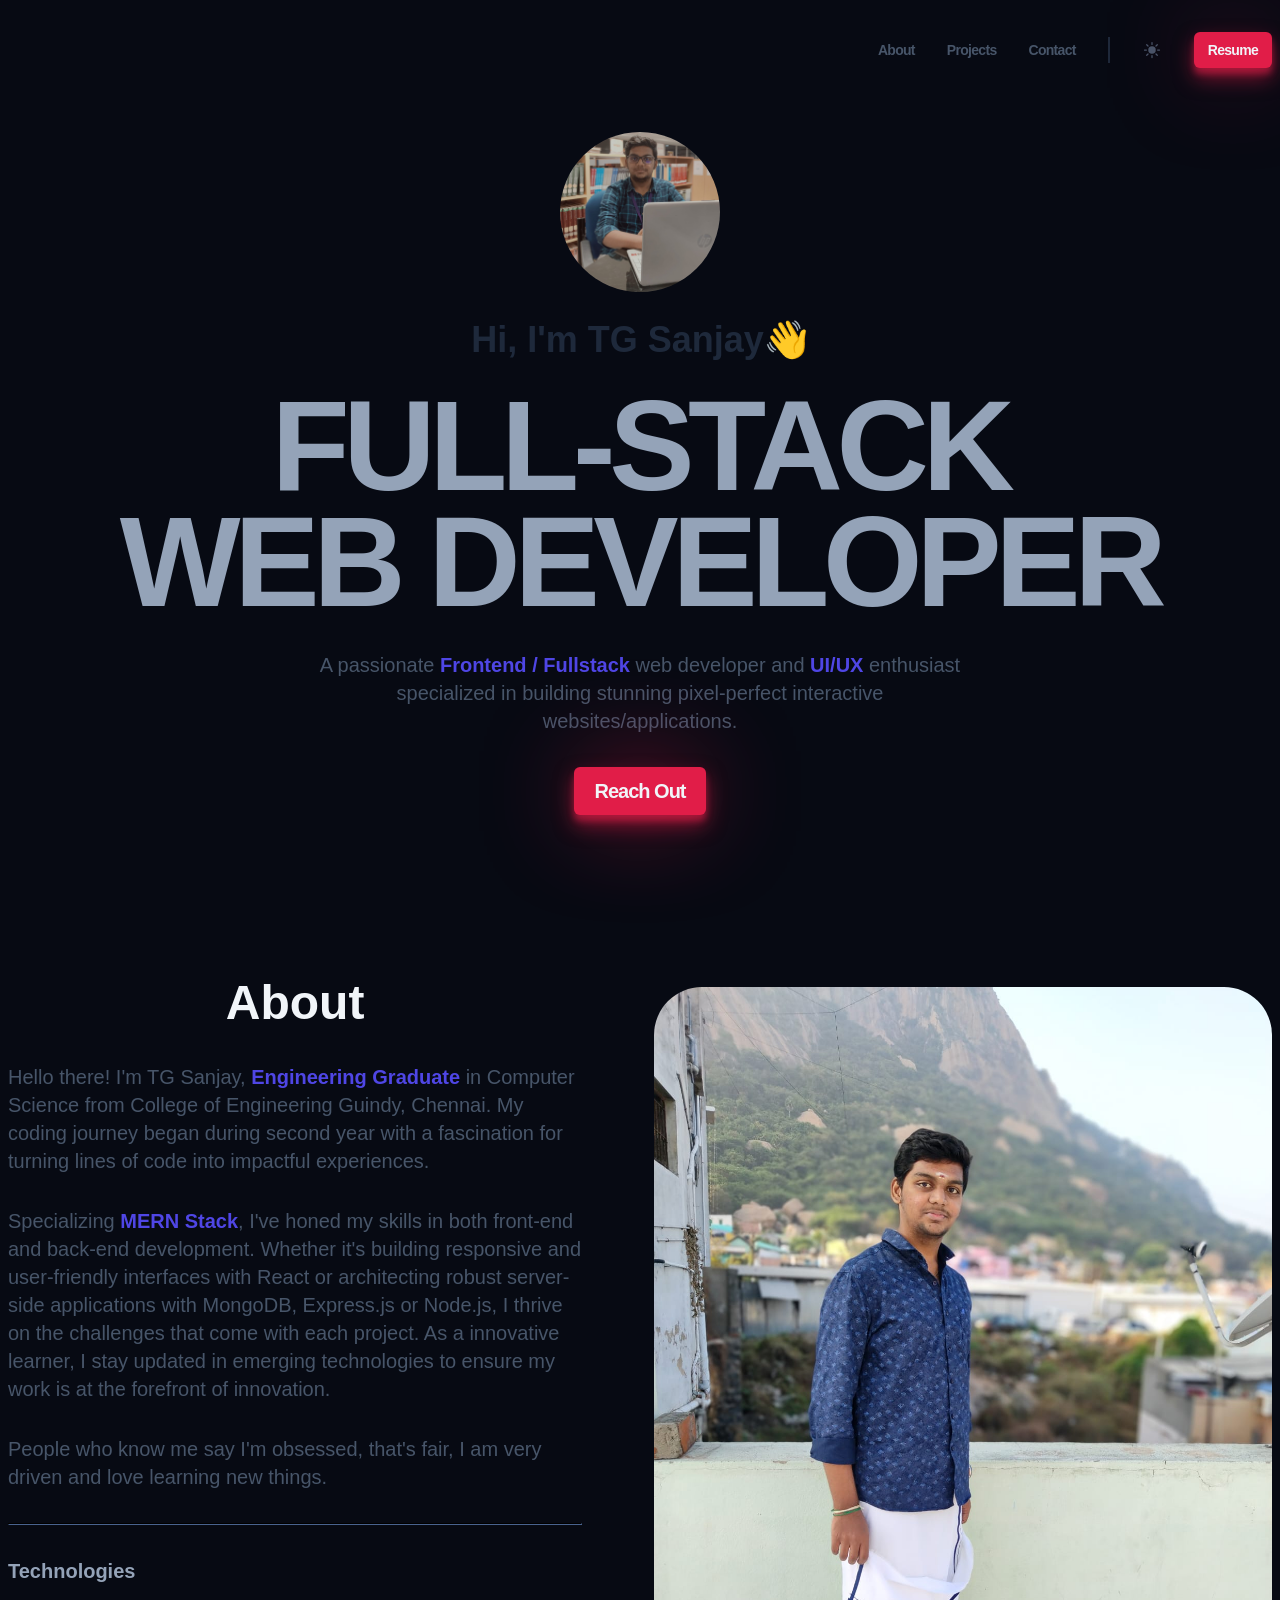
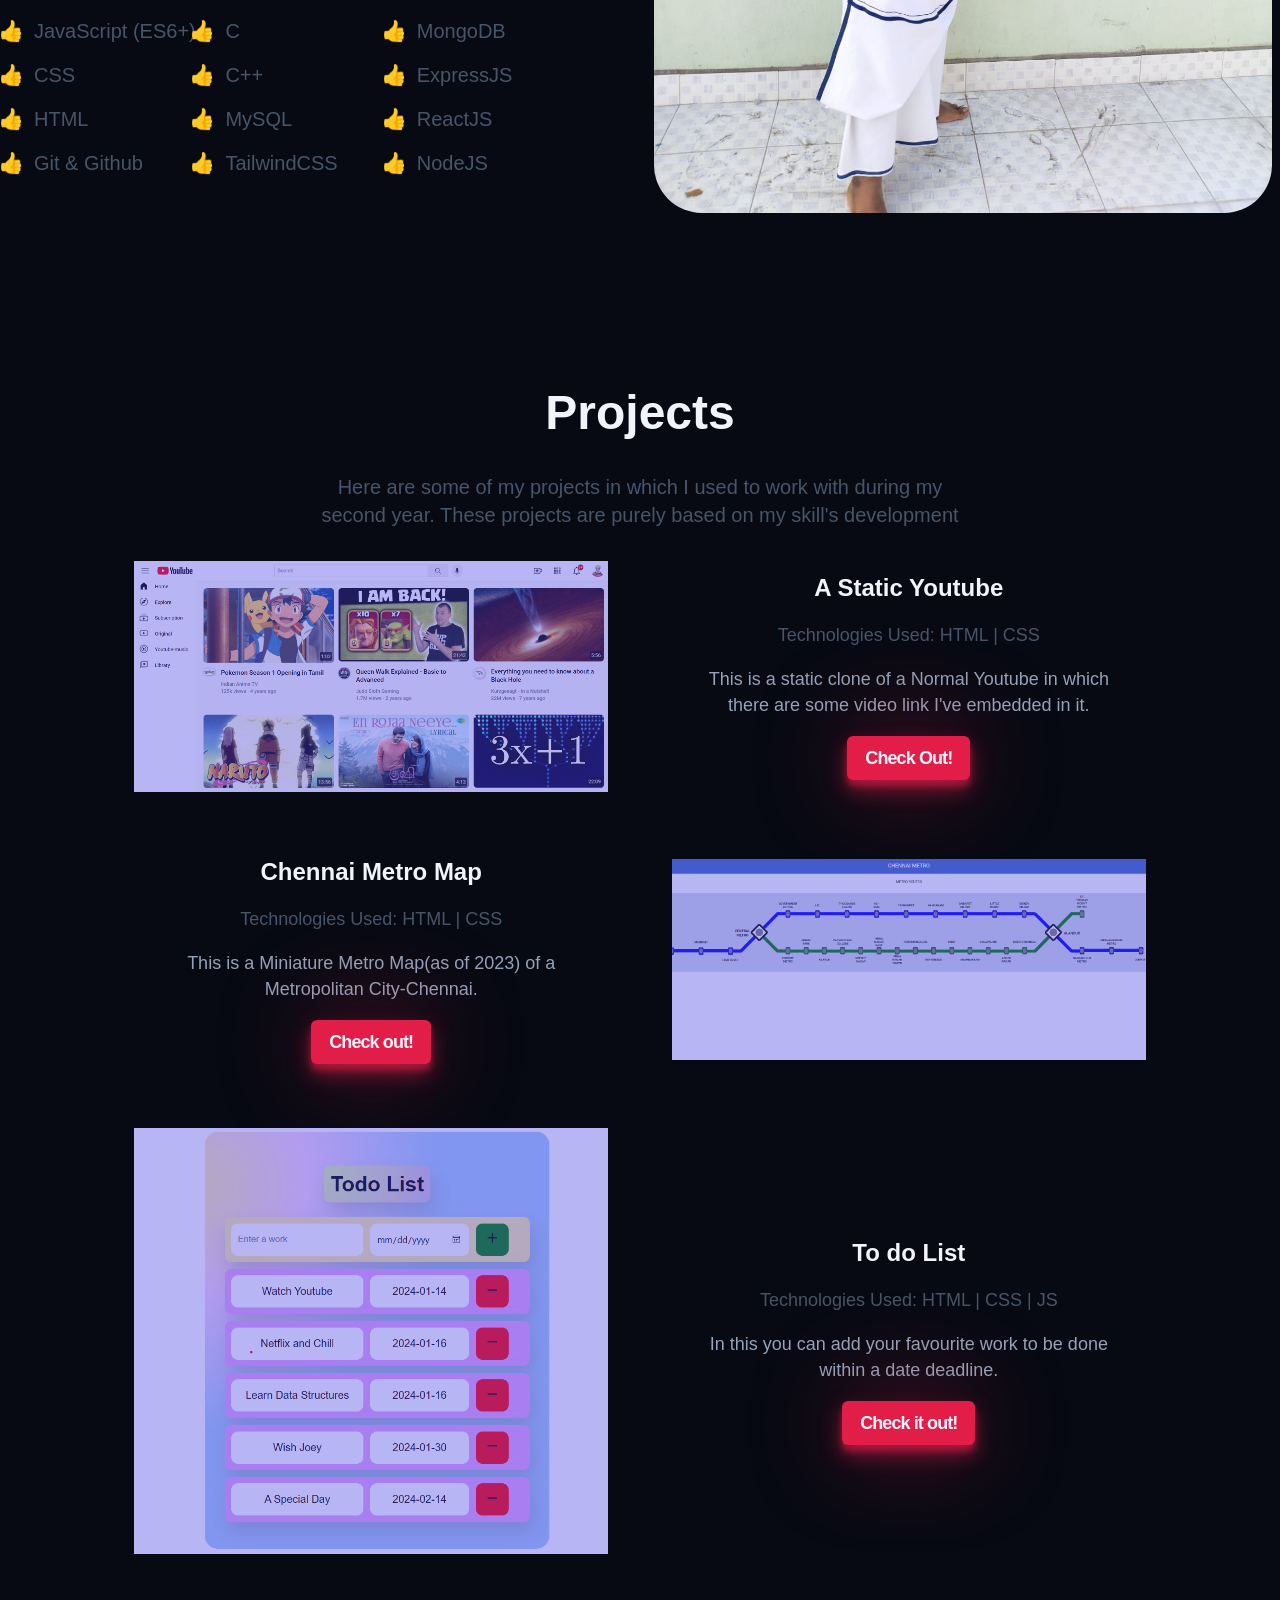
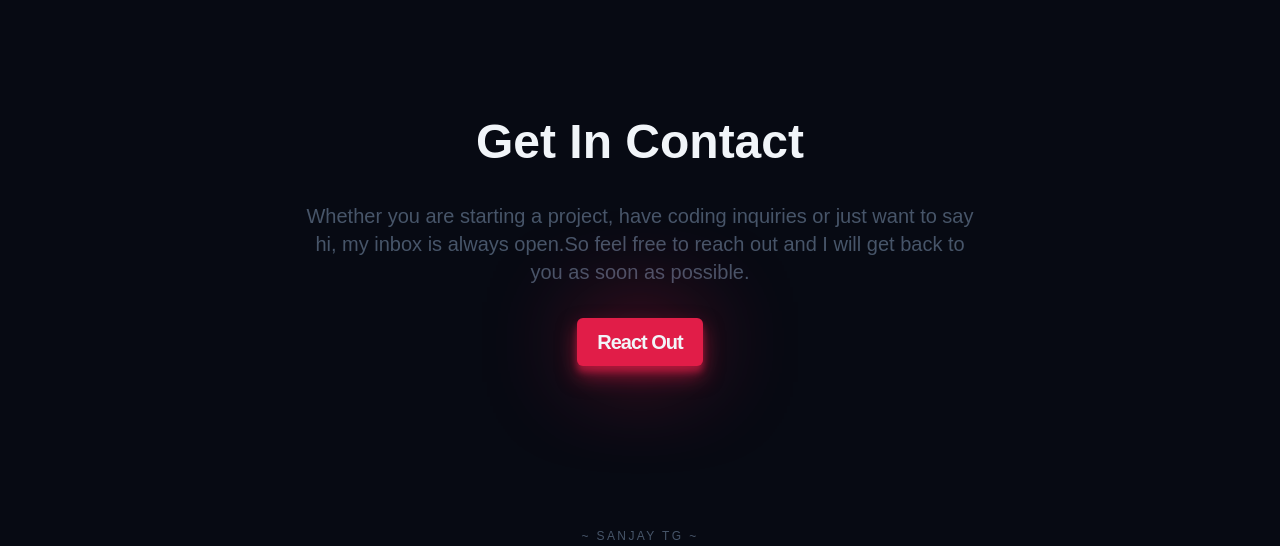
<file: index.html>
<!DOCTYPE html>
<html lang="en">
  <head>
    <meta charset="UTF-8" />
    <meta name="viewport" content="width=device-width, initial-scale=1.0" />
    <link
      href="https://api.fontshare.com/v2/css?f[]=general-sans@500,600,400,700&display=swap"
      rel="stylesheet"
    />
    <meta name="description" content="My Portfolio website" />
    <meta name="keywords" content="web design, html, css, js" />
    <title>Sanjay's Portfolio</title>

    <link rel="stylesheet" href="styles/style.css">
    <link rel="stylesheet" href="styles/utils.css">
    <link rel="stylesheet" href="styles/normal.css">
    <link rel="stylesheet" href="styles/components/about.css">
    <link rel="stylesheet" href="styles/components/contact.css">
    <link rel="stylesheet" href="styles/components/footer.css">
    <link rel="stylesheet" href="styles/components/header.css">
    <link rel="stylesheet" href="styles/components/hero.css">
    <link rel="stylesheet" href="styles/components/mobile-nav.css">
    <link rel="stylesheet" href="styles/components/work.css">

  </head>
  <body>
    <!--Start Header/Navigation part-->
    <header class="header container">
      <nav>
        <ul class="header__menu">
          <li>
            <a class="header__link" href="#about">About</a>
          </li>
          <li>
            <a class="header__link" href="#projects">Projects</a>
          </li>
          <li>
            <a class="header__link" href="#contact">Contact</a>
          </li>
          <li class="header__line"></li>
          <li>
            <button
              aria-label="theme-toggle btn"
              id="theme-toggle"
              class="header__sun"
            >
              <svg
                xmlns="http://www.w3.org/2000/svg"
                viewBox="0 0 24 24"
                fill="currentColor"
              >
                <path
                  d="M12 2.25a.75.75 0 01.75.75v2.25a.75.75 0 01-1.5 0V3a.75.75 0 01.75-.75zM7.5 12a4.5 4.5 0 119 0 4.5 4.5 0 01-9 0zM18.894 6.166a.75.75 0 00-1.06-1.06l-1.591 1.59a.75.75 0 101.06 1.061l1.591-1.59zM21.75 12a.75.75 0 01-.75.75h-2.25a.75.75 0 010-1.5H21a.75.75 0 01.75.75zM17.834 18.894a.75.75 0 001.06-1.06l-1.59-1.591a.75.75 0 10-1.061 1.06l1.59 1.591zM12 18a.75.75 0 01.75.75V21a.75.75 0 01-1.5 0v-2.25A.75.75 0 0112 18zM7.758 17.303a.75.75 0 00-1.061-1.06l-1.591 1.59a.75.75 0 001.06 1.061l1.591-1.59zM6 12a.75.75 0 01-.75.75H3a.75.75 0 010-1.5h2.25A.75.75 0 016 12zM6.697 7.757a.75.75 0 001.06-1.06l-1.59-1.591a.75.75 0 00-1.061 1.06l1.59 1.591z"
                />
              </svg>
            </button>
          </li>
          <li>
            <a class="header__resume btn" href="./Pdf/TgSanjayResume.pdf" target="_blank">Resume</a>
          </li>
        </ul>
        <button aria-label="mobile nav button" class="header__bars">
          <svg
            xmlns="http://www.w3.org/2000/svg"
            viewBox="0 0 24 24"
            fill="currentColor"
          >
            <path
              fill-rule="evenodd"
              d="M3 6.75A.75.75 0 013.75 6h16.5a.75.75 0 010 1.5H3.75A.75.75 0 013 6.75zM3 12a.75.75 0 01.75-.75h16.5a.75.75 0 010 1.5H3.75A.75.75 0 013 12zm0 5.25a.75.75 0 01.75-.75h16.5a.75.75 0 010 1.5H3.75a.75.75 0 01-.75-.75z"
              clip-rule="evenodd"
            />
          </svg>
        </button>
      </nav>
    </header>
    <!--End of Header/Navigation part-->

    <!-- Mobile Navigation -->
    <div class="mobile-nav">
      <nav>
        <ul class="mobile-nav__menu">
          <li>
            <a class="mobile-nav__link" href="#about">About</a>
          </li>
          <li>
            <a class="mobile-nav__link" href="#featured">Work</a>
          </li>
          <li>
            <a class="mobile-nav__link" href="#contact">Contact</a>
          </li>
          <li class="mobile-nav__link-line"></li>
          <li>
            <button
              aria-label="theme-toggle btn"
              id="theme-toggle"
              class="mobile-nav__sun"
            >
              <svg
                xmlns="http://www.w3.org/2000/svg"
                viewBox="0 0 24 24"
                fill="currentColor"
              >
                <path
                  d="M12 2.25a.75.75 0 01.75.75v2.25a.75.75 0 01-1.5 0V3a.75.75 0 01.75-.75zM7.5 12a4.5 4.5 0 119 0 4.5 4.5 0 01-9 0zM18.894 6.166a.75.75 0 00-1.06-1.06l-1.591 1.59a.75.75 0 101.06 1.061l1.591-1.59zM21.75 12a.75.75 0 01-.75.75h-2.25a.75.75 0 010-1.5H21a.75.75 0 01.75.75zM17.834 18.894a.75.75 0 001.06-1.06l-1.59-1.591a.75.75 0 10-1.061 1.06l1.59 1.591zM12 18a.75.75 0 01.75.75V21a.75.75 0 01-1.5 0v-2.25A.75.75 0 0112 18zM7.758 17.303a.75.75 0 00-1.061-1.06l-1.591 1.59a.75.75 0 001.06 1.061l1.591-1.59zM6 12a.75.75 0 01-.75.75H3a.75.75 0 010-1.5h2.25A.75.75 0 016 12zM6.697 7.757a.75.75 0 001.06-1.06l-1.59-1.591a.75.75 0 00-1.061 1.06l1.59 1.591z"
                />
              </svg>
            </button>
          </li>
          <li>
            <a class="mobile-nav__btn btn" href="#">Resume</a>
          </li>
        </ul>
      </nav>
    </div>
    <!-- End of Mobile Navigation -->  
    <main>
      <!--Start of Overview-->
      <section class="hero container">
        <img class="hero__img" src="./Pics/tgsanjay.jpeg" alt="Profile picture" />
        <h2 class="hero__subtitle">Hi, I'm TG Sanjay👋</h2>
        <h1 class="hero__title">
          FULL-STACK <br />
          WEB DEVELOPER
        </h1>
        <p class="hero__description">
          A passionate <strong>Frontend / Fullstack</strong> web
          developer and <strong>UI/UX</strong>
          enthusiast specialized in building stunning pixel-perfect interactive
          websites/applications.
        </p>
        <a class="hero__btn btn" href="https://www.linkedin.com/in/sanjaytg/" target="_blank">Reach out</a>
      </section>
      <!--End of Overview-->

      <!--Start of About-->
      <section id="about" class="about container section">
        <div class="about__content">
          <h2 class="work about__title">About</h2>
          <p class="about__description">
            Hello there! I'm TG Sanjay,<strong> Engineering Graduate</strong> in Computer Science from College of Engineering Guindy, Chennai.
            My coding journey began during second year with a fascination for turning lines of code into 
            impactful experiences.
          </p> 
          <p class="about__description">Specializing <strong>MERN Stack</strong>, I've 
            honed my skills in both front-end and back-end development. Whether it's building 
            responsive and user-friendly interfaces with React or architecting robust server-side 
            applications with MongoDB, Express.js or Node.js, I thrive on the challenges that come with each project. 
            As a innovative learner, I stay updated in emerging technologies to ensure my work 
            is at the forefront of innovation.
          </p>
          <p class="about__description">
            People who know me say I'm obsessed, that's fair, I am very driven
            and love learning new things.
          </p>
          <hr class="about__hr" />
          <h3 class="about__subtitle">Technologies</h3>
          <div class="about__ul-container">
            <ul class="about__ul">
              <li class="about__list">JavaScript (ES6+)</li>
              <li class="about__list">CSS</li>
              <li class="about__list">HTML</li>
              <li class="about__list">Git & Github</li>
            </ul>
            <ul class="about__ul">
              <li class="about__list">C</li>
              <li class="about__list">C++</li>
              <li class="about__list">MySQL</li>
              <li class="about__list">TailwindCSS</li>
            </ul>
            <ul class="about__ul">
              <li class="about__list">MongoDB</li>
              <li class="about__list">ExpressJS</li>
              <li class="about__list">ReactJS</li>
              <li class="about__list">NodeJS</li>
            </ul>
          </div>
        </div>
        <div class="about__img-wrapper">
          <img class="img-border"
            class="about__img lazy loading"
            src="./Pics/sanjay.jpeg"
            data-src="./Pics/img-1.jpeg"
            alt="Profile picture"
          />
        </div>
      </section>
      <!--End of About-->

      <!--Start of My Projects-->
      <section id="projects" class="work container section">
        <h2 class="work__title">Projects</h2>
        <p class="work__description">
          Here are some of my projects in which I used to work with during my 
          second year. These projects are purely based on my skill's development   
        </p>
        <div class="work__container">
          <!-- Project 1 -->
          <h3 class="work__project-title">A Static Youtube</h3>
          <div class="work__img-wrapper work__image1">
            <img
              class="lazy loading"
              src="./Pics/Static-Youtube.png"
              data-src="./Pics/Static-Youtube.png"
              alt="A Static Youtube"
            />
          </div>
          <div class="work__project work__content1">
            <h3 class="work__project-subtitle">A Static Youtube</h3>
            <p class="work__project-description1">
              Technologies Used: HTML | CSS
            </p>
            <p class="work__project-description2">
              This is a static clone of a Normal Youtube in which there are some 
              video link I've embedded in it.
            </p>
            <a class="btn work__project-btn" href="https://kris-05.github.io/Youtube-Clone/" target="_blank">Check Out!</a>
          </div>
          <!-- Project 2 -->
          <h3 class="work__project-title">Chennai Metro Map</h3>
          <div class="work__img-wrapper work__image2">
            <img
              class="lazy loading"
              src="./Pics/Metro-Website.png"
              data-src="./Pics/Metro-Website.png"
              alt="Chennai Metro Map Website"
            />
          </div>
          <div class="work__project work__content2">
            <h3 class="work__project-subtitle">Chennai Metro Map</h3>
            <p class="work__project-description1">
              Technologies Used: HTML | CSS
            </p>
            <p class="work__project-description2">
              This is a Miniature Metro Map(as of 2023) of a Metropolitan City-Chennai.
            </p>
            <a class="btn work__project-btn" href="https://kris-05.github.io/Chennai-Metro-Map/" target="_blank">Check out!</a>
          </div>
          <!-- Project 3 -->
          <h3 class="work__project-title">To do List</h3>
          <div class="work__img-wrapper work__image3">
            <img
              class="lazy loading"
              src="./Pics/Todo-list.png"
              data-src="./Pics/Todo-list.png"
              alt="To do List"
            />
          </div>
          <div class="work__project work__content3">
            <h3 class="work__project-subtitle">To do List</h3>
            <p class="work__project-description1">
              Technologies Used: HTML | CSS | JS
            </p>
            <p class="work__project-description2">
              In this you can add your favourite work to be done within a 
              date deadline.
            </p>
            <a class="btn work__project-btn" href="https://kris-05.github.io/To-do-List/" target="_blank">Check it out!</a>
          </div>
        </div>
      </section>
      <!--End of My Projects-->

      <!--Start of Contact me-->
      <section id="contact" class="contact container section">
        <h2 class="contact__title">Get In Contact</h2>
        <p class="contact__description">
          Whether you are starting a project, have coding inquiries or just
          want to say hi, my inbox is always open.So feel free to reach out and
          I will get back to you as soon as possible.
        </p>
        <a
          class="contact__btn btn"
          href="mailto:vjkrisna995@gmail.com"
          target="_blank"
          >React Out</a
        >
      </section>
      <!--End of Contact me-->
    </main>
    <footer class="footer container section">
      <h3 class="footer__title">~ SANJAY TG ~</h3>
    </footer>

    <script src="./src/main.js"></script>
  </body>
</html>
</file>
<file: styles/style.css>
:root {
  --clr-dark: #070a13;
  --clr-light: #f1f5f9;
  --clr-slate400: #94a3b8;
  --clr-slate600: #475569;
  --clr-slate800: #1e293b;
  --clr-rose: #e11d48;
  --clr-indigo: #4f46e5;

  /* rose rgb(225, 29, 72) */
  /* indigo rgb(79, 70, 229) */

  /* sizes */
  --size-xxs: 0.5rem;
  --size-xs: 0.75rem;
  --size-sm: 0.875rem;
  --size-base: 1rem;
  --size-lg: 1.125rem;
  --size-xl: 1.25rem;
  --size-2xl: 1.5rem;
  --size-3xl: 1.875rem;
  --size-4xl: 2.25rem;
  --size-5xl: 3rem;
  --size-6xl: 3.75rem;
  --size-7xl: 4.5rem;
  --size-8xl: 6rem;
  --size-9xl: 8rem;
  --size-10xl: 10rem;
}

* {
  margin: 0;
  line-height: calc(1em + 0.5rem);
}

html {
  scroll-behavior: smooth;
  overflow-x: hidden;
}

.light-mode {
  --clr-light: #070a13;
  --clr-dark: #f1f5f9;
  --clr-slate400: #1e293b;
  --clr-slate600: #1e293b;
  --clr-slate800: #1e293b;
}

body {
  font-family: 'General Sans', sans-serif;
  background-color: var(--clr-dark);
  color: var(--clr-light);
}

img,
picture,
video,
canvas,
svg {
  display: block;
  max-width: 100%;
  user-select: none;
}

button {
  display: inline-block;
  padding: 0;
  border: none;
  background: none;
  cursor: pointer;
  color: inherit;
}

a {
  color: var(--clr-rose);
}

strong {
  color: var(--clr-indigo);
}

/* Scrollbar */
body::-webkit-scrollbar {
  width: 8px;
}

body::-webkit-scrollbar-track {
  box-shadow: inset 0 0 0 rgba(0, 0, 0, 0);
}

body::-webkit-scrollbar-thumb {
  background-color: var(--clr-rose);
  outline: 1px solid var(--clr-rose);
}
</file>
<file: styles/utils.css>
/* xs */
/* @media (min-width: 475px) {} */

/* sm */
/* @media (min-width: 640px) {} */

/* md */
/* @media (min-width: 768px) {} */

/* lg */
/* @media (min-width: 1024px) {} */

/* xl */
/* @media (min-width: 1280px) {} */

/* 2xl */
/* @media (min-width: 1536px) {} */

.btn {
  display: inline-block;
  font-weight: 600;
  text-decoration: none;
  letter-spacing: -0.05em;
  background-color: var(--clr-rose);
  color: #f1f5f9;
  padding: 0.5em 1em;
  border-radius: 6px;
  box-shadow: 0 10px 20px rgba(225, 29, 72, 0.5),
    0 6px 6px rgba(225, 29, 72, 0.5), 0 0 100px -10px var(--clr-rose);
  transition: transform 0.3s, box-shadow 0.3s;
}

.btn:hover {
  transform: translateY(-3px);
  box-shadow: 0 14px 28px rgba(225, 29, 72, 0.25),
    0 10px 10px rgba(225, 29, 72, 0.22), 0 0 120px -10px var(--clr-rose);
}

.container {
  width: 100%;
  margin-left: auto;
  margin-right: auto;
  padding-left: 0.5rem;
  padding-right: 0.5rem;
}

.section {
  margin-top: 5rem;
}

.loading {
  filter: blur(40px) grayscale(100%);
}

.loaded {
  filter: blur(0) grayscale(0);
  transition: 0.7s ease-in-out;
}

/* xs */
@media (min-width: 475px) {
  .container {
    max-width: 475px;
  }
}

/* sm */
@media (min-width: 640px) {
  .container {
    max-width: 640px;
  }
}

/* md */
@media (min-width: 768px) {
  .container {
    max-width: 768px;
  }
}

/* lg */
@media (min-width: 1024px) {
  .container {
    max-width: 1024px;
  }

  .section {
    margin-top: 10rem;
  }
}

/* xl */
@media (min-width: 1280px) {
  .container {
    max-width: 1280px;
  }
}

/* 2xl */
@media (min-width: 1536px) {
  .container {
    max-width: 1536px;
  }
}
</file>
<file: styles/components/about.css>
.about {
  display: flex;
  flex-direction: column;
  gap: 1rem;
}

.about__content {
  display: flex;
  flex-direction: column;
  gap: 1rem;
  margin-right: 3rem;
}

.about__title {
  font-size: var(--size-2xl);
  color: var(--clr-light);
}

.about__description {
  max-width: 100ch;
  font-size: var(--size-sm);
  color: var(--clr-slate600);
}

.about__hr {
  border-color: var(--clr-slate800);
}

.about__subtitle {
  font-size: var(--size-sm);
  color: var(--clr-slate400);
}

.about__ul-container {
  display: flex;
  margin-bottom: 3rem;
}

.about__ul {
  display: flex;
  flex-direction: column;
  gap: 1em;
  list-style-type: '\1F44D';
  padding-left: 1em;
  flex: 1;
}

.about__list {
  font-size: var(--size-sm);
  color: var(--clr-slate600);
}

.about__list::before {
  content: '';
  margin-left: 0.5em;
}
.img-border{
  border-radius: 3rem;
}

/* xs */
@media (min-width: 475px) {
  .about {
    gap: 1.5rem;
  }

  .about__content {
    gap: 1.5rem;
  }

  .about__title {
    font-size: var(--size-3xl);
  }

  .about__description {
    font-size: var(--size-base);
  }

  .about__subtitle {
    font-size: var(--size-base);
  }

  .about__list {
    font-size: var(--size-base);
  }
}

/* sm */
@media (min-width: 640px) {
  .about__img-wrapper {
    margin: 0 auto;
  }

  .about__img {
    width: 28.6875rem;
  }
}

/* md */
/* @media (min-width: 768px) {} */

/* lg */
@media (min-width: 1024px) {
  .about {
    flex-direction: row;
    justify-content: space-between;
    align-items: center;
  }

  .about__title {
    font-size: var(--size-4xl);
  }

  .about__description {
    font-size: var(--size-lg);
  }

  .about__subtitle {
    font-size: var(--size-lg);
  }

  .about__list {
    font-size: var(--size-lg);
  }
}

/* xl */
@media (min-width: 1280px) {
  .about__content {
    gap: 2rem;
  }

  .about__title {
    font-size: var(--size-5xl);
  }

  .about__description {
    font-size: var(--size-xl);
  }

  .about__subtitle {
    font-size: var(--size-xl);
  }

  .about__list {
    font-size: var(--size-xl);
  }

  .about__img {
    width: 30.75rem;
  }
}

/* 2xl */
/* @media (min-width: 1536px) {} */
</file>
<file: styles/components/contact.css>
.contact {
  display: flex;
  flex-direction: column;
  justify-content: center;
  align-items: center;
  text-align: center;
  gap: 1rem;
}

.contact__title {
  font-size: var(--size-2xl);
  color: var(--clr-light);
  text-transform: capitalize;
}

.contact__description {
  font-size: var(--size-sm);
  color: var(--clr-slate600);
  max-width: 60ch;
}

.contact__btn {
  font-size: var(--size-sm);
}

/* xs */
@media (min-width: 475px) {
  .contact {
    gap: 1.5rem;
  }

  .contact__title {
    font-size: var(--size-3xl);
  }

  .contact__description {
    font-size: var(--size-base);
  }

  .contact__btn {
    font-size: var(--size-base);
  }
}

/* sm */
/* @media (min-width: 640px) {} */

/* md */
/* @media (min-width: 768px) {} */

/* lg */
@media (min-width: 1024px) {
  .contact__title {
    font-size: var(--size-4xl);
  }

  .contact__description {
    font-size: var(--size-lg);
  }

  .contact__btn {
    font-size: var(--size-lg);
  }
}

/* xl */
@media (min-width: 1280px) {
  .contact {
    gap: 2rem;
  }

  .contact__title {
    font-size: var(--size-5xl);
  }

  .contact__description {
    font-size: var(--size-xl);
  }

  .contact__btn {
    font-size: var(--size-xl);
  }
}

/* 2xl */
/* @media (min-width: 1536px) {} */
</file>
<file: styles/components/footer.css>
.footer__title {
  font-size: var(--size-xs);
  font-weight: 400;
  color: var(--clr-slate600);
  text-align: center;
  text-transform: uppercase;
  letter-spacing: 0.2em;
  user-select: none;
}

.insta-icon{
  background-color: var(--clr-slate600);
}
</file>
<file: styles/components/header.css>
.header {
  display: flex;
  justify-content: flex-end;
  align-items: center;
  padding-top: 2rem;
  padding-bottom: 2rem;
  position: relative;
  z-index: 9999;
}

.header__menu {
  display: none;
}

.header__bars {
  color: var(--clr-light);
  width: var(--size-2xl);
  height: var(--size-2xl);
  display: block;
}

/* xs */
/* @media (min-width: 475px) {} */

/* sm */
/* @media (min-width: 640px) {} */

/* md */
@media (min-width: 768px) {
  .header__menu {
    display: flex;
    align-items: center;
    list-style: none;
    padding: 0;
    gap: 2em;
  }

  .header__link {
    font-size: var(--size-xs);
    text-decoration: none;
    font-weight: 600;
    color: var(--clr-slate600);
    letter-spacing: -0.05em;
    transition: color 0.3s;
  }

  .header__link:hover {
    color: var(--clr-rose);
  }

  .header__line {
    border: 1px solid var(--clr-slate800);
    padding-top: 1.5em;
  }

  .header__sun {
    display: block;
    color: var(--clr-slate600);
    width: var(--size-base);
    height: var(--size-base);
  }

  .header__resume {
    font-size: var(--size-xs);
  }

  .header__bars {
    display: none;
  }
}

/* lg */
@media (min-width: 1024px) {
  .header__link {
    font-size: var(--size-sm);
  }

  .header__sun {
    width: var(--size-xl);
    height: var(--size-xl);
  }

  .header__resume {
    font-size: var(--size-sm);
  }
}

/* xl */
/* @media (min-width: 1280px) {} */

/* 2xl */
/* @media (min-width: 1536px) {} */
</file>
<file: styles/components/hero.css>
.hero {
  text-align: center;
  display: flex;
  flex-direction: column;
  justify-content: center;
  align-items: center;
  gap: 1rem;
  margin-top: 2rem;
}

.hero__img {
  border-radius: 50%;
  width: 6rem;
  height: 6rem;
}

.hero__subtitle {
  color: var(--clr-slate800);
  font-size: var(--size-base);
  line-height: 0.9;
}

.hero__title {
  color: var(--clr-slate400);
  text-transform: uppercase;
  font-size: var(--size-4xl);
  letter-spacing: -0.05em;
  line-height: 0.9;
}

.hero__description {
  max-width: 60ch;
  font-size: var(--size-sm);
  color: var(--clr-slate600);
}

.hero__btn {
  text-transform: capitalize;
  font-size: var(--size-sm);
}

/* xs */
@media (min-width: 475px) {
  .hero {
    gap: 1.5rem;
  }

  .hero__img {
    width: 6.5rem;
    height: 6.5rem;
  }

  .hero__subtitle {
    font-size: var(--size-lg);
  }

  .hero__title {
    font-size: var(--size-5xl);
  }

  .hero__description {
    font-size: var(--size-base);
  }

  .hero__btn {
    font-size: var(--size-base);
  }
}

/* sm */
/* @media (min-width: 640px) {} */

/* md */
/* @media (min-width: 768px) {} */

/* lg */
@media (min-width: 1024px) {
  .hero__img {
    width: 8rem;
    height: 8rem;
  }

  .hero__subtitle {
    font-size: var(--size-2xl);
  }

  .hero__title {
    font-size: var(--size-7xl);
  }

  .hero__description {
    font-size: var(--size-lg);
  }

  .hero__btn {
    font-size: var(--size-lg);
  }
}

/* xl */
@media (min-width: 1280px) {
  .hero {
    gap: 2rem;
  }

  .hero__img {
    width: 10rem;
    height: 10rem;
  }

  .hero__subtitle {
    font-size: var(--size-4xl);
  }

  .hero__title {
    font-size: var(--size-9xl);
  }

  .hero__description {
    font-size: var(--size-xl);
  }

  .hero__btn {
    font-size: var(--size-xl);
  }
}

/* 2xl */
/* @media (min-width: 1536px) {} */
</file>
<file: styles/components/mobile-nav.css>
.mobile-nav {
  position: absolute;
  top: 0;
  left: 0;
  z-index: 999;
  width: 100%;
  height: 100%;
  background-color: var(--clr-dark);
  display: none;
  justify-content: center;
  align-items: center;
  text-align: center;
}

.mobile-nav__menu {
  list-style: none;
  padding: 0;
  display: flex;
  flex-direction: column;
  justify-content: center;
  align-items: center;
  gap: 1rem;
}

.mobile-nav__link {
  font-size: var(--size-sm);
  text-decoration: none;
  font-weight: 600;
  color: var(--clr-slate600);
  letter-spacing: -0.05em;
  transition: color 0.3s;
}

.mobile-nav__link:hover {
  color: var(--clr-rose);
}

.mobile-nav__link-line {
  border: 1px solid var(--clr-slate800);
  padding-right: 1.5em;
}

.mobile-nav__sun {
  display: block;
  width: var(--size-xl);
  height: var(--size-xl);
  color: var(--clr-slate600);
}

.mobile-nav__btn {
  font-size: var(--size-sm);
}
</file>
<file: styles/components/work.css>
.work {
  text-align: center;
}

.work__title {
  font-size: var(--size-2xl);
  color: var(--clr-light);
}

.work__description {
  max-width: 60ch;
  font-size: var(--size-sm);
  color: var(--clr-slate600);
  margin: 1rem auto;
}

.work__project-title {
  font-size: var(--size-base);
  margin-bottom: 1rem;
}

.work__img-wrapper {
  position: relative;
}

.work__img-wrapper::after {
  content: '';
  background-color: rgba(79, 70, 229, 0.4);
  width: 100%;
  height: 100%;
  position: absolute;
  top: 0;
  left: 0;
  z-index: 1;
  transition: background-color 0.3s;
}

.work__img-wrapper:hover::after {
  background-color: rgba(79, 70, 229, 0.3);
}

.work__project:not(:last-child) {
  margin-bottom: 5rem;
}

.work__project-description1 {
  font-size: var(--size-sm);
  color: var(--clr-slate600);
  margin: 1rem 0;
}

.work__project-description2 {
  font-size: var(--size-sm);
  color: var(--clr-slate400);
  margin-bottom: 1rem;
}

.work__project-btn {
  font-size: var(--size-sm);
}

.work__project-subtitle {
  display: none;
}

/* xs */
@media (min-width: 475px) {
  .work__title {
    font-size: var(--size-3xl);
  }

  .work__description {
    font-size: var(--size-base);
    margin: 1.5rem auto;
  }

  .work__project-title {
    font-size: var(--size-lg);
    margin-bottom: 1.5rem;
  }

  .work__project-description1 {
    font-size: var(--size-base);
    margin: 1.5rem 0;
  }

  .work__project-description2 {
    font-size: var(--size-base);
    margin-bottom: 1.5rem;
  }

  .work__project-btn {
    font-size: var(--size-base);
  }
}

/* sm */
@media (min-width: 640px) {
  .work__container {
    display: grid;
    grid-template-columns: 1fr 1fr;
    grid-template-areas:
      'image1 content1'
      'content2 image2'
      'image3 content3';
      /* 'content4 image4'
      'image5 content5'
      'content6 image6'; */
    place-items: center;
    gap: 4rem;
  }

  .work__image1 {
    grid-area: image1;
  }

  .work__image2 {
    grid-area: image2;
  }

  .work__image3 {
    grid-area: image3;
  }

  .work__image4 {
    grid-area: image4;
  }

  .work__image5 {
    grid-area: image5;
  }

  .work__image6 {
    grid-area: image6;
  }

  .work__content1 {
    grid-area: content1;
  }

  .work__content2 {
    grid-area: content2;
  }

  .work__content3 {
    grid-area: content3;
  }

  .work__content4 {
    grid-area: content4;
  }

  .work__content5 {
    grid-area: content5;
  }

  .work__content6 {
    grid-area: content6;
  }

  .work__project {
    padding: 0 1rem;
  }

  .work__project-title {
    display: none;
  }

  .work__project-description1 {
    font-size: var(--size-xs);
    margin: 1em 0;
  }

  .work__project-description2 {
    font-size: var(--size-xs);
    margin-bottom: 1em;
  }

  .work__project-btn {
    font-size: var(--size-xs);
  }

  .work__project:not(:last-child) {
    margin-bottom: 0;
  }

  .work__project-subtitle {
    display: block;
    font-size: var(--size-base);
  }
}

/* md */
@media (min-width: 768px) {
  .work__project-description1 {
    font-size: var(--size-sm);
  }

  .work__project-description2 {
    font-size: var(--size-sm);
  }

  .work__project-btn {
    font-size: var(--size-sm);
  }

  .work__project-subtitle {
    font-size: var(--size-lg);
  }
}

/* lg */
@media (min-width: 1024px) {
  .work__title {
    font-size: var(--size-4xl);
  }

  .work__description {
    font-size: var(--size-lg);
  }

  .work__project-description1 {
    font-size: var(--size-base);
  }

  .work__project-description2 {
    font-size: var(--size-base);
  }

  .work__project-btn {
    font-size: var(--size-base);
  }

  .work__project-subtitle {
    font-size: var(--size-xl);
  }
}

/* xl */
@media (min-width: 1280px) {
  .work__title {
    font-size: var(--size-5xl);
  }

  .work__description {
    font-size: var(--size-xl);
    margin: 2rem auto;
  }

  .work__project-description1 {
    font-size: var(--size-lg);
  }

  .work__project-description2 {
    font-size: var(--size-lg);
  }

  .work__project-btn {
    font-size: var(--size-lg);
  }

  .work__project-subtitle {
    font-size: var(--size-2xl);
  }

  .work__container {
    width: 80%;
    margin: 0 auto;
  }
}

/* 2xl */
@media (min-width: 1536px) {
  .work__container {
    width: 70%;
  }
}
</file>
<file: styles/normal.css>
/*! modern-normalize v2.0.0 | MIT License | https://github.com/sindresorhus/modern-normalize */

/*
Document
========
*/

/**
Use a better box model (opinionated).
*/

*,
::before,
::after {
	box-sizing: border-box;
}

html {
	/* Improve consistency of default fonts in all browsers. (https://github.com/sindresorhus/modern-normalize/issues/3) */
	font-family:
		system-ui,
		'Segoe UI',
		Roboto,
		Helvetica,
		Arial,
		sans-serif,
		'Apple Color Emoji',
		'Segoe UI Emoji';
	line-height: 1.15; /* 1. Correct the line height in all browsers. */
	-webkit-text-size-adjust: 100%; /* 2. Prevent adjustments of font size after orientation changes in iOS. */
	-moz-tab-size: 4; /* 3. Use a more readable tab size (opinionated). */
	tab-size: 4; /* 3 */
}

/*
Sections
========
*/

body {
	margin: 0; /* Remove the margin in all browsers. */
}

/*
Grouping content
================
*/

/**
1. Add the correct height in Firefox.
2. Correct the inheritance of border color in Firefox. (https://bugzilla.mozilla.org/show_bug.cgi?id=190655)
*/

hr {
	height: 0; /* 1 */
	color: inherit; /* 2 */
}

/*
Text-level semantics
====================
*/

/**
Add the correct text decoration in Chrome, Edge, and Safari.
*/

abbr[title] {
	text-decoration: underline dotted;
}

/**
Add the correct font weight in Edge and Safari.
*/

b,
strong {
	font-weight: bolder;
}

/**
1. Improve consistency of default fonts in all browsers. (https://github.com/sindresorhus/modern-normalize/issues/3)
2. Correct the odd 'em' font sizing in all browsers.
*/

code,
kbd,
samp,
pre {
	font-family:
		ui-monospace,
		SFMono-Regular,
		Consolas,
		'Liberation Mono',
		Menlo,
		monospace; /* 1 */
	font-size: 1em; /* 2 */
}

/**
Add the correct font size in all browsers.
*/

small {
	font-size: 80%;
}

/**
Prevent 'sub' and 'sup' elements from affecting the line height in all browsers.
*/

sub,
sup {
	font-size: 75%;
	line-height: 0;
	position: relative;
	vertical-align: baseline;
}

sub {
	bottom: -0.25em;
}

sup {
	top: -0.5em;
}

/*
Tabular data
============
*/

/**
1. Remove text indentation from table contents in Chrome and Safari. (https://bugs.chromium.org/p/chromium/issues/detail?id=999088, https://bugs.webkit.org/show_bug.cgi?id=201297)
2. Correct table border color inheritance in Chrome and Safari. (https://bugs.chromium.org/p/chromium/issues/detail?id=935729, https://bugs.webkit.org/show_bug.cgi?id=195016)
*/

table {
	text-indent: 0; /* 1 */
	border-color: inherit; /* 2 */
}

/*
Forms
=====
*/

/**
1. Change the font styles in all browsers.
2. Remove the margin in Firefox and Safari.
*/

button,
input,
optgroup,
select,
textarea {
	font-family: inherit; /* 1 */
	font-size: 100%; /* 1 */
	line-height: 1.15; /* 1 */
	margin: 0; /* 2 */
}

/**
Remove the inheritance of text transform in Edge and Firefox.
*/

button,
select {
	text-transform: none;
}

/**
Correct the inability to style clickable types in iOS and Safari.
*/

button,
[type='button'],
[type='reset'],
[type='submit'] {
	-webkit-appearance: button;
}

/**
Remove the inner border and padding in Firefox.
*/

::-moz-focus-inner {
	border-style: none;
	padding: 0;
}

/**
Restore the focus styles unset by the previous rule.
*/

:-moz-focusring {
	outline: 1px dotted ButtonText;
}

/**
Remove the additional ':invalid' styles in Firefox.
See: https://github.com/mozilla/gecko-dev/blob/2f9eacd9d3d995c937b4251a5557d95d494c9be1/layout/style/res/forms.css#L728-L737
*/

:-moz-ui-invalid {
	box-shadow: none;
}

/**
Remove the padding so developers are not caught out when they zero out 'fieldset' elements in all browsers.
*/

legend {
	padding: 0;
}

/**
Add the correct vertical alignment in Chrome and Firefox.
*/

progress {
	vertical-align: baseline;
}

/**
Correct the cursor style of increment and decrement buttons in Safari.
*/

::-webkit-inner-spin-button,
::-webkit-outer-spin-button {
	height: auto;
}

/**
1. Correct the odd appearance in Chrome and Safari.
2. Correct the outline style in Safari.
*/

[type='search'] {
	-webkit-appearance: textfield; /* 1 */
	outline-offset: -2px; /* 2 */
}

/**
Remove the inner padding in Chrome and Safari on macOS.
*/

::-webkit-search-decoration {
	-webkit-appearance: none;
}

/**
1. Correct the inability to style clickable types in iOS and Safari.
2. Change font properties to 'inherit' in Safari.
*/

::-webkit-file-upload-button {
	-webkit-appearance: button; /* 1 */
	font: inherit; /* 2 */
}

/*
Interactive
===========
*/

/*
Add the correct display in Chrome and Safari.
*/

summary {
	display: list-item;
}
</file>
